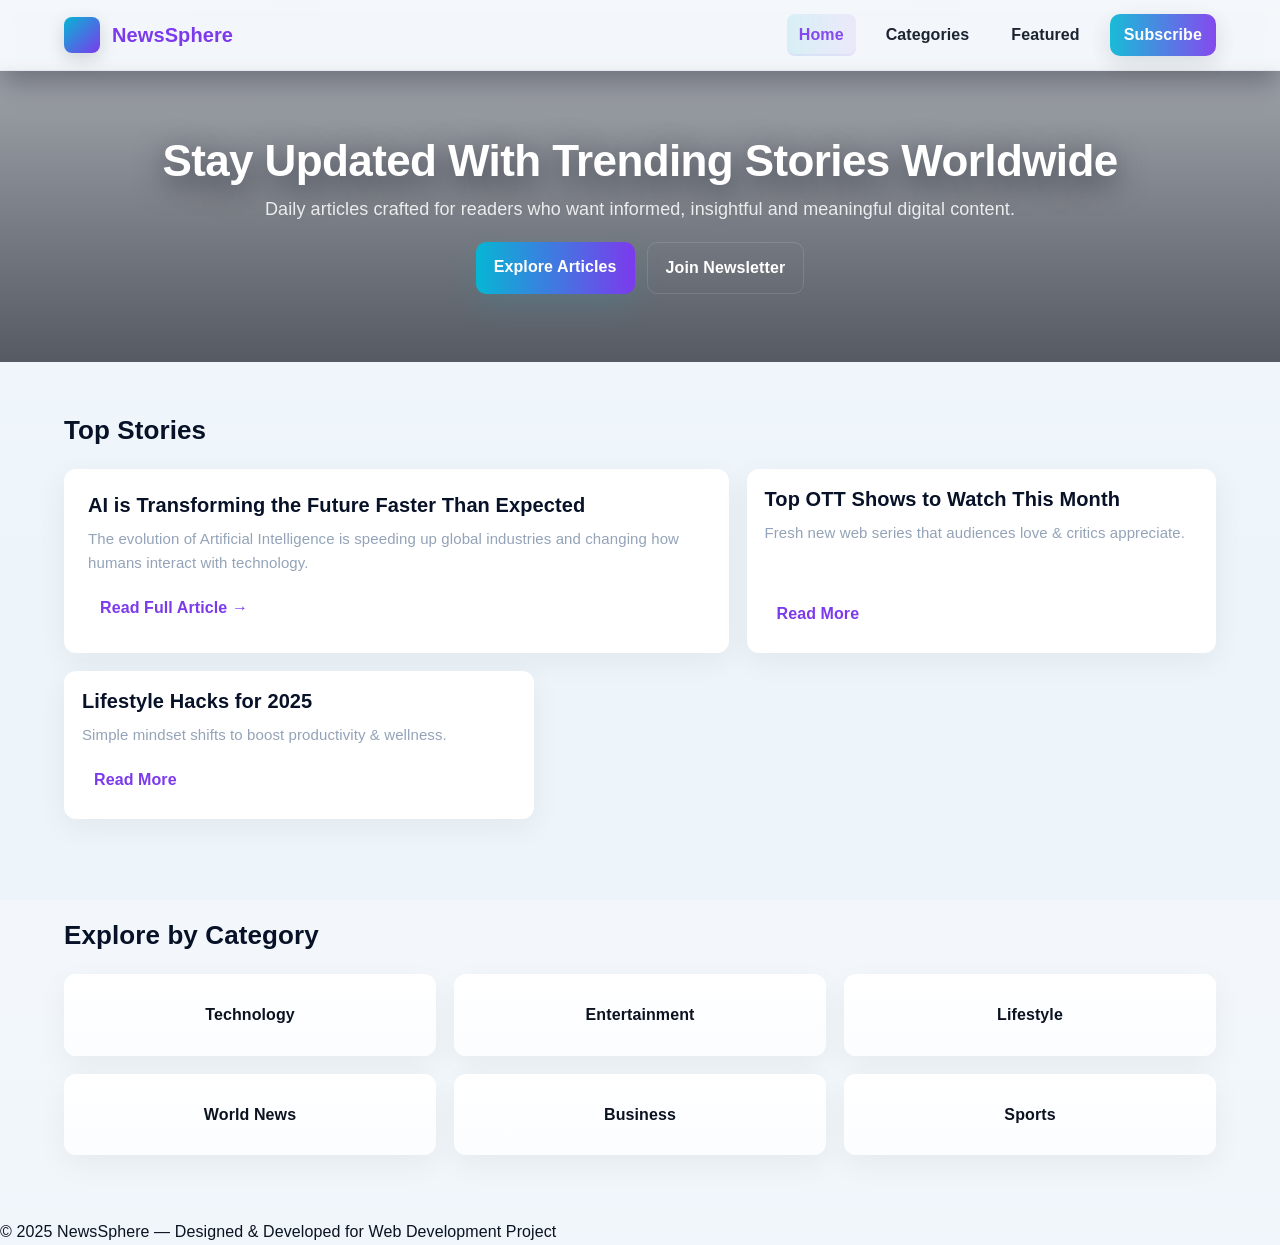
<file: web end sem/web end sem/index.html>
<!DOCTYPE html>
<html lang="en">
<head>
    <meta charset="UTF-8">
    <title>NewsSphere - Your Digital Magazine</title>
    <link rel="stylesheet" href="style.css">
</head>
<body>
<header>
    <div class="container">
        <div class="logo">NewsSphere</div>
        <nav>
            <a href="index.html" class="active">Home</a>
            <a href="categories.html">Categories</a>
            <a href="article.html">Featured</a>
            <a href="subscribe.html" class="cta">Subscribe</a>
        </nav>
    </div>
</header>
<section class="hero">
    <div class="container">
        <h1>Stay Updated With Trending Stories Worldwide</h1>
        <p>Daily articles crafted for readers who want informed, insightful and meaningful digital content.</p>

        <div class="cta-row">
            <a href="categories.html" class="btn btn-primary">Explore Articles</a>
            <a href="subscribe.html" class="btn btn-outline">Join Newsletter</a>
        </div>
    </div>
</section>
<section class="section">
    <div class="container">
        <h2>Top Stories</h2>

        <div class="grid">
            <div class="card big">
                <h3>AI is Transforming the Future Faster Than Expected</h3>
                <p>
                    The evolution of Artificial Intelligence is speeding up global industries and changing how humans interact with technology.
                </p>
                <a href="article.html">Read Full Article →</a>
            </div>
            <div class="card small">
                <h3>Top OTT Shows to Watch This Month</h3>
                <p>Fresh new web series that audiences love & critics appreciate.</p>
                <a href="article.html">Read More</a>
            </div>

            <div class="card small">
                <h3>Lifestyle Hacks for 2025</h3>
                <p>Simple mindset shifts to boost productivity & wellness.</p>
                <a href="article.html">Read More</a>
            </div>

        </div>
    </div>
</section>
<section class="section">
    <div class="container">
        <h2>Explore by Category</h2>

        <div class="category-grid">
            <div class="cat-box">Technology</div>
            <div class="cat-box">Entertainment</div>
            <div class="cat-box">Lifestyle</div>
            <div class="cat-box">World News</div>
            <div class="cat-box">Business</div>
            <div class="cat-box">Sports</div>
        </div>
    </div>
</section>
    <p>© 2025 NewsSphere — Designed & Developed for Web Development Project</p>
</footer>

</body>
</html>
</file>
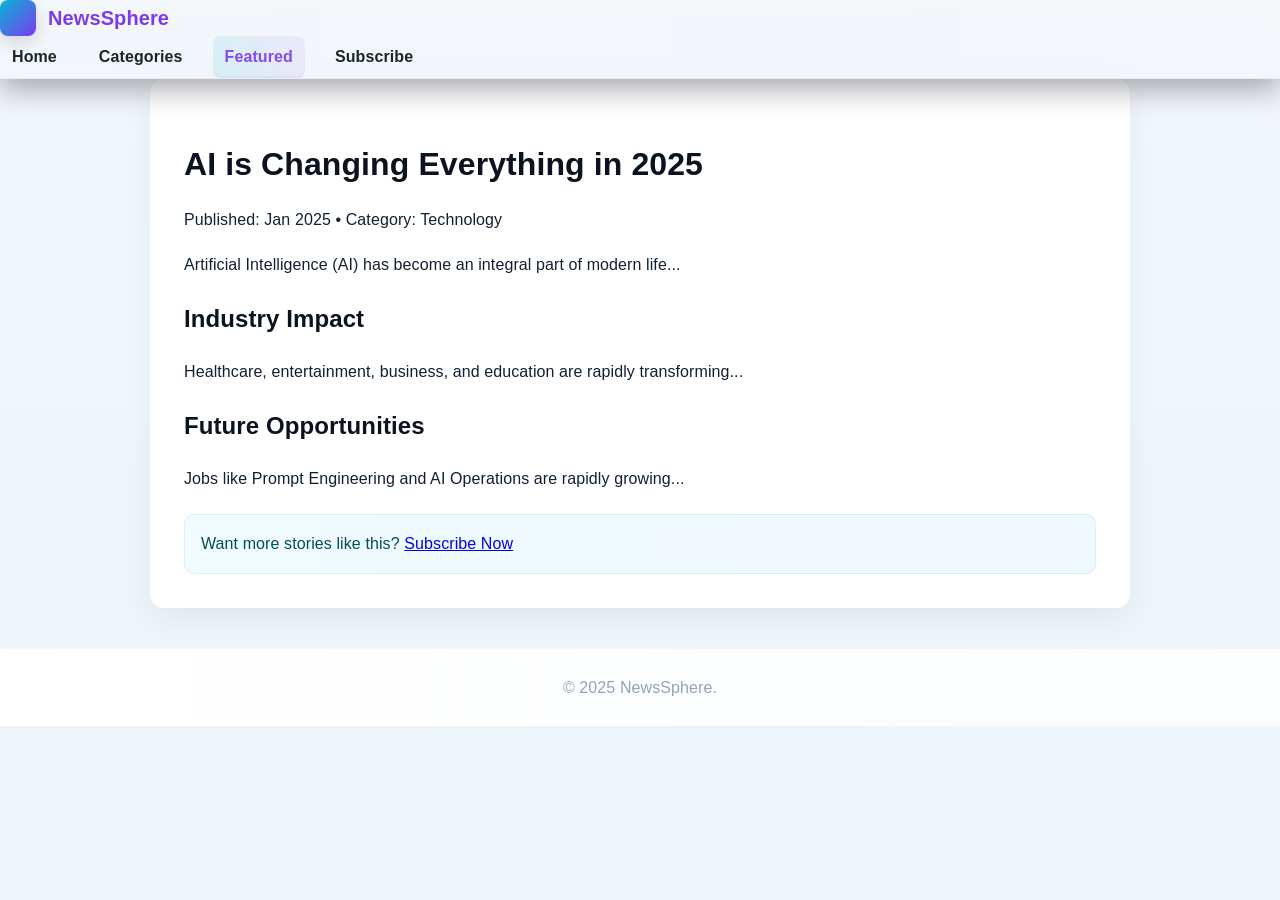
<file: web end sem/web end sem/article.html>
<!DOCTYPE html>
<html lang="en">
<head>
    <meta charset="UTF-8">
    <title>NewsSphere - Featured Article</title>
    <link rel="stylesheet" href="style.css">
</head>
<body>

<header>
    <div class="logo">NewsSphere</div>
    <nav>
        <a href="index.html">Home</a>
        <a href="categories.html">Categories</a>
        <a href="article.html" class="active">Featured</a>
        <a href="subscribe.html">Subscribe</a>
    </nav>
</header>

<section class="article-section">
    <h1>AI is Changing Everything in 2025</h1>
    <p class="meta">Published: Jan 2025 • Category: Technology</p>

    <p>
        Artificial Intelligence (AI) has become an integral part of modern life...
    </p>

    <h2>Industry Impact</h2>
    <p>Healthcare, entertainment, business, and education are rapidly transforming...</p>

    <h2>Future Opportunities</h2>
    <p>Jobs like Prompt Engineering and AI Operations are rapidly growing...</p>

    <div class="highlight">
        Want more stories like this?  
        <a href="subscribe.html">Subscribe Now</a>
    </div>
</section>

<footer>
    <p>© 2025 NewsSphere.</p>
</footer>

</body>
</html>
</file>
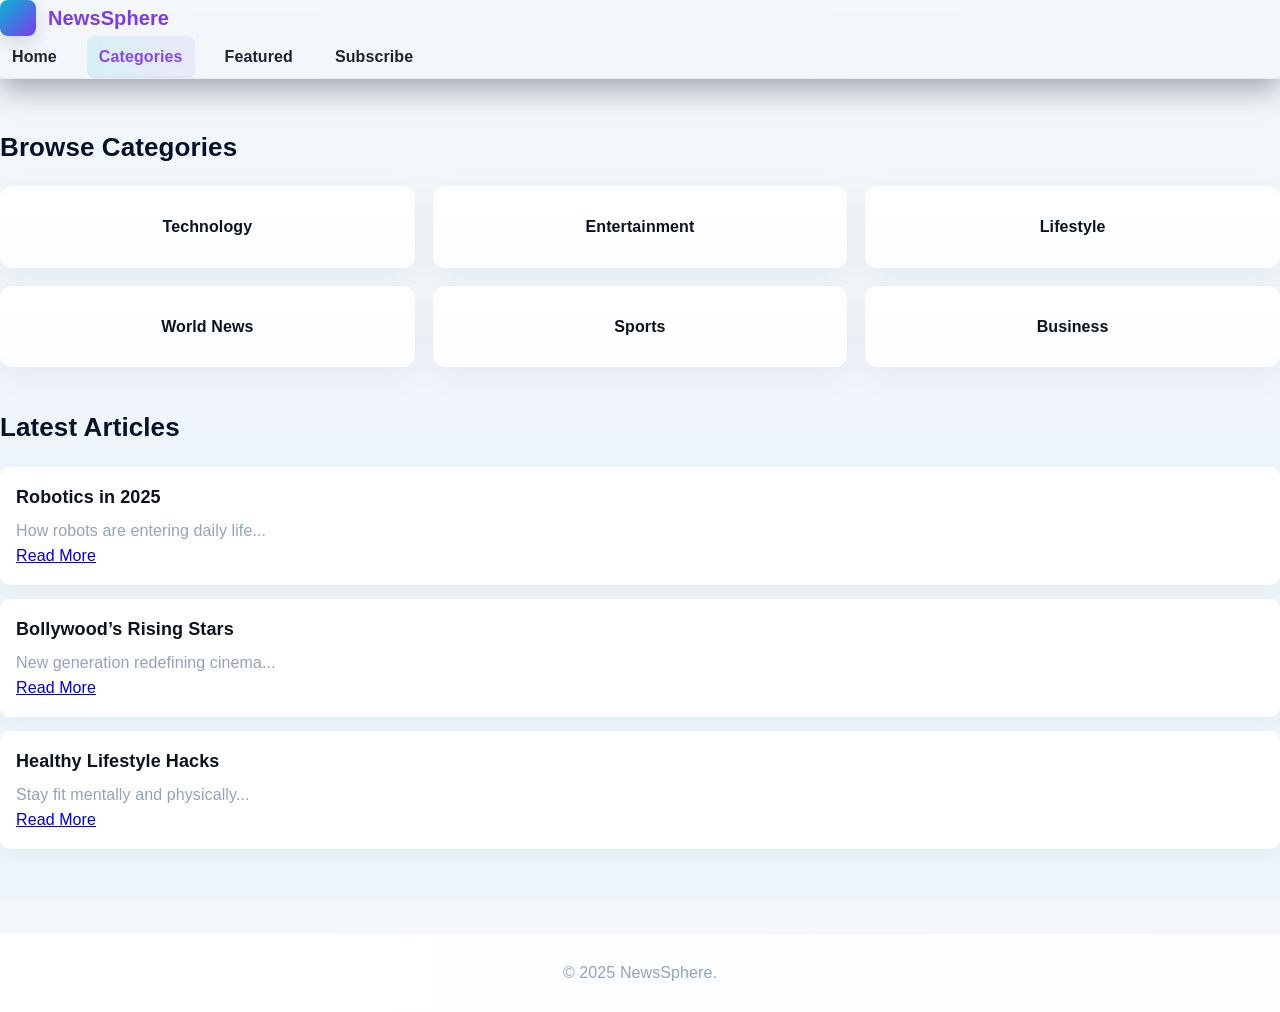
<file: web end sem/web end sem/categories.html>
<!DOCTYPE html>
<html lang="en">
<head>
    <meta charset="UTF-8">
    <title>NewsSphere - Categories</title>
    <link rel="stylesheet" href="style.css">
</head>
<body>

<header>
    <div class="logo">NewsSphere</div>
    <nav>
        <a href="index.html">Home</a>
        <a href="categories.html" class="active">Categories</a>
        <a href="article.html">Featured</a>
        <a href="subscribe.html">Subscribe</a>
    </nav>
</header>

<section class="section">
    <h2>Browse Categories</h2>

    <div class="category-grid">
        <div class="cat-box">Technology</div>
        <div class="cat-box">Entertainment</div>
        <div class="cat-box">Lifestyle</div>
        <div class="cat-box">World News</div>
        <div class="cat-box">Sports</div>
        <div class="cat-box">Business</div>
    </div>

    <h2 style="margin-top:40px;">Latest Articles</h2>

    <div class="list">
        <div class="list-item">
            <h3>Robotics in 2025</h3>
            <p>How robots are entering daily life...</p>
            <a href="article.html">Read More</a>
        </div>

        <div class="list-item">
            <h3>Bollywood’s Rising Stars</h3>
            <p>New generation redefining cinema...</p>
            <a href="article.html">Read More</a>
        </div>

        <div class="list-item">
            <h3>Healthy Lifestyle Hacks</h3>
            <p>Stay fit mentally and physically...</p>
            <a href="article.html">Read More</a>
        </div>
    </div>
</section>

<footer>
    <p>© 2025 NewsSphere.</p>
</footer>

</body>
</html>
</file>
<file: web end sem/web end sem/style.css>
:root{
  --bg: #0f1724;           
  --card: #ffffff;        
  --muted: #94a3b8;        
  --accent: #06b6d4;       
  --accent-2: #7c3aed;      
  --glass: rgba(255,255,255,0.06);
  --shadow: 0 10px 30px rgba(2,6,23,0.35);
  --radius: 12px;
  --max-width: 1180px;
  --ff: "Inter", "Segoe UI", Roboto, Arial, sans-serif;
}

*{box-sizing: border-box}
html,body{height:100%}
body{
  margin:0;
  font-family:var(--ff);
  background: linear-gradient(180deg, #f3f7fb 0%, #eef5fa 60%), var(--bg);
  color:#0b1220;
  -webkit-font-smoothing:antialiased;
  -moz-osx-font-smoothing:grayscale;
  line-height:1.6;
  letter-spacing:0.1px;
}

.container{
  width:90%;
  max-width:var(--max-width);
  margin:0 auto;
}

header{
  background: linear-gradient(90deg, rgba(255,255,255,0.02), rgba(255,255,255,0.01));
  backdrop-filter: blur(6px);
  box-shadow: var(--shadow);
  border-bottom: 1px solid rgba(15,23,36,0.04);
  position:sticky;
  top:0;
  z-index:100;
}

header .container{
  display:flex;
  align-items:center;
  justify-content:space-between;
  padding:14px 0;
}

.logo{
  display:flex;
  gap:12px;
  align-items:center;
  font-weight:700;
  font-size:20px;
  color:var(--accent-2);
}

/* small logo mark */
.logo::before{
  content:"";
  width:36px;
  height:36px;
  border-radius:8px;
  background: linear-gradient(135deg,var(--accent),var(--accent-2));
  display:inline-block;
  box-shadow: 0 6px 18px rgba(12,18,25,0.15);
}

/* Nav */
nav{
  display:flex;
  gap:18px;
  align-items:center;
}

nav a{
  text-decoration:none;
  color:#0b1220;
  padding:8px 12px;
  border-radius:8px;
  font-weight:600;
  transition:all .18s ease;
  opacity:0.92;
}

nav a:hover{ transform:translateY(-2px); box-shadow: 0 6px 18px rgba(12,18,25,0.06); }
nav a.active{
  background: linear-gradient(90deg, rgba(6,182,212,0.12), rgba(124,58,237,0.08));
  color:var(--accent-2);
  box-shadow: inset 0 -2px 0 rgba(124,58,237,0.06);
}

nav .cta{
  background: linear-gradient(90deg,var(--accent),var(--accent-2));
  color:white;
  padding:8px 14px;
  border-radius:10px;
  box-shadow: 0 8px 24px rgba(12,18,25,0.12);
}

.hero{
  display:flex;
  align-items:center;
  justify-content:center;
  padding:68px 0;
  background-image: url('https://picsum.photos/1400/600?grayscale');
  background-size:cover;
  background-position:center;
  color:white;
  text-align:center;
  position:relative;
  overflow:hidden;
}

.hero::after{
  content:"";
  position:absolute; inset:0;
  background:linear-gradient(180deg, rgba(3,7,18,0.35), rgba(3,7,18,0.65));
  pointer-events:none;
}

.hero .container{
  position:relative;
  z-index:2;
}

.hero h1{
  margin:0 0 12px 0;
  font-size:44px;
  line-height:1.02;
  font-weight:800;
  letter-spacing:-0.6px;
  text-shadow: 0 8px 30px rgba(2,6,23,0.6);
}

.hero p{
  margin:0 auto 18px;
  max-width:820px;
  font-size:18px;
  color:rgba(255,255,255,0.85);
}

/* hero CTA */
.hero .cta-row{ display:flex; gap:12px; justify-content:center; margin-top:14px; }
.btn{
  display:inline-block;
  padding:12px 18px;
  border-radius:10px;
  border:0;
  cursor:pointer;
  font-weight:700;
  text-decoration:none;
}
.btn-primary{
  background: linear-gradient(90deg,var(--accent),var(--accent-2));
  color:white;
  box-shadow: 0 12px 30px rgba(6,182,212,0.12);
}
.btn-outline{
  background:transparent;
  border:1px solid rgba(255,255,255,0.12);
  color:white;
}

/* ---------- Sections ---------- */
.section{
  padding:48px 0;
  background:transparent;
}

/* Section heading */
.section h2{
  font-size:26px;
  margin:0 0 18px 0;
  color:#071127;
  text-align:left;
}

.grid{
  display:grid;
  grid-template-columns: repeat(12, 1fr);
  gap:18px;
  align-items:stretch;
}
.card{
  background:var(--card);
  border-radius:var(--radius);
  padding:18px;
  box-shadow: 0 8px 30px rgba(13,18,26,0.06);
  color: #071127;
  display:flex;
  flex-direction:column;
  justify-content:space-between;
}

.card.big{ grid-column: span 7; padding:24px; }
.card.small{ grid-column: span 5; }

.card.mini{
  padding:14px;
  display:block;
}

.card h3{
  margin:0 0 10px 0;
  font-size:20px;
  line-height:1.2;
}


.card p{
  margin:0 0 12px 0;
  color:var(--muted);
  font-size:15px;
}

/* read more */
.card a{
  margin-top:auto;
  align-self:flex-start;
  color:var(--accent-2);
  font-weight:700;
  text-decoration:none;
  padding:8px 12px;
  border-radius:8px;
  transition:all .18s ease;
}
.card a:hover{ transform:translateY(-3px); }

.list{ display:flex; flex-direction:column; gap:14px; margin-top:18px; }
.list-item{ background:var(--card); padding:16px; border-radius:10px; box-shadow: 0 6px 18px rgba(12,18,25,0.04); }
.list-item h3{ margin:0 0 6px 0; font-size:18px; }
.list-item p{ margin:0; color:var(--muted) }

.category-grid{
  display:grid;
  grid-template-columns: repeat(3, 1fr);
  gap:18px;
}
.cat-box{
  background: linear-gradient(180deg,#ffffff,#fbfdff);
  border-radius:12px;
  padding:28px;
  text-align:center;
  font-weight:700;
  box-shadow: 0 10px 30px rgba(12,18,25,0.05);
}

.article-section{
  background:var(--card);
  border-radius:14px;
  padding:34px;
  box-shadow: 0 10px 30px rgba(12,18,25,0.06);
  max-width:980px;
  margin:0 auto 40px;
}

.article-section h1{ font-size:32px; margin-bottom:6px; }
.meta{ color:var(--muted); font-size:13px; margin-bottom:18px; }
.article-section p{ color:#122033; font-size:16px; margin-bottom:12px; line-height:1.8; }

.highlight{
  margin-top:20px;
  padding:16px;
  border-radius:10px;
  background: linear-gradient(90deg,#f0fbff,#eef8ff);
  border:1px solid rgba(6,182,212,0.12);
  color:#044c56;
}
form{
  background:var(--card);
  padding:22px;
  border-radius:12px;
  box-shadow: 0 10px 30px rgba(12,18,25,0.04);
  width:420px;
  margin:16px auto 0;
  display:flex;
  flex-direction:column;
  gap:10px;
}

input[type="text"],
input[type="email"],
input[type="password"],
select{
  padding:12px 14px;
  border-radius:10px;
  border:1px solid rgba(12,18,25,0.06);
  background: #fbfdff;
  outline:none;
  font-size:15px;
}

input:focus{ box-shadow: 0 6px 20px rgba(6,182,212,0.08); border-color: rgba(6,182,212,0.18) }

button{
  padding:12px 16px;
  border-radius:10px;
  border:0;
  cursor:pointer;
  font-weight:800;
  background: linear-gradient(90deg,var(--accent),var(--accent-2));
  color:white;
  box-shadow: 0 12px 30px rgba(6,182,212,0.12);
}

#msg{ text-align:center; font-weight:700; margin-top:10px; }

footer{
  padding:26px 0;
  margin-top:36px;
  background:linear-gradient(90deg,#ffffff,#fbfdff);
  border-top:1px solid rgba(15,23,36,0.03);
}
footer p{ margin:0; text-align:center; color:var(--muted) }

@media (max-width: 980px){
  .grid{ grid-template-columns: repeat(8, 1fr); }
  .card.big{ grid-column: span 8; }
  .card.small{ grid-column: span 8; }
  .category-grid{ grid-template-columns: repeat(2, 1fr); }
  .hero h1{ font-size:34px; padding:0 20px; }
  .hero p{ font-size:16px; padding:0 20px; }
  form{ width:320px; }
  .container{ width:94% }
}

@media (max-width: 700px){
  header .container{ flex-direction:column; gap:10px; align-items:flex-start; padding-bottom:12px; }
  nav{ flex-wrap:wrap; gap:10px; }
  .category-grid{ grid-template-columns: 1fr; }
  .hero{ padding:48px 0; background-position:top; }
  .hero h1{ font-size:28px; }
  .grid{ gap:12px; }
  .card{ padding:14px; }
  .article-section{ padding:20px; margin:16px; }
  form{ width:100%; }
}
.text-muted{ color:var(--muted) }
.center{ text-align:center }
.kicker{ font-size:13px; color:var(--muted); font-weight:700; letter-spacing:1px; text-transform:uppercase; }
</file>
